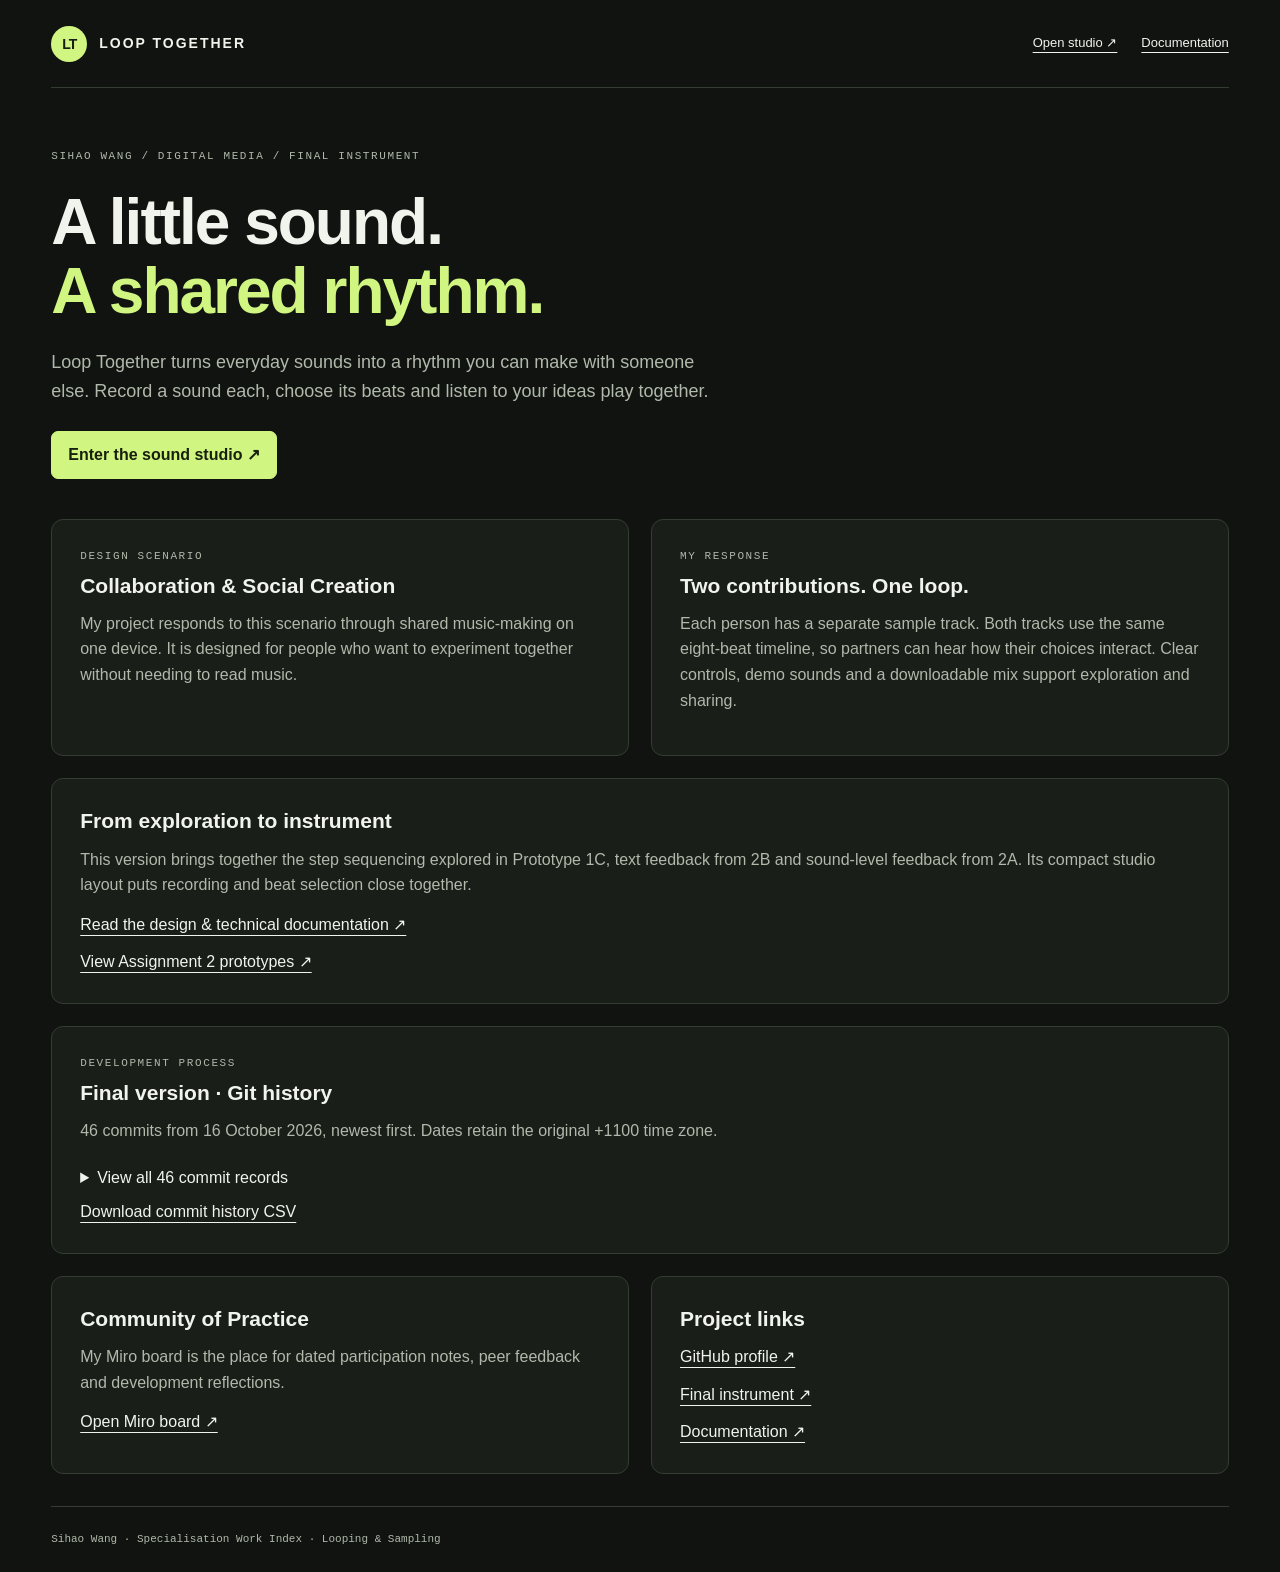
<file: index.html>
<!DOCTYPE html>
<html lang="en">
<head>
  <meta charset="UTF-8">
  <meta name="viewport" content="width=device-width, initial-scale=1">
  <title>Sihao Wang — Loop Together</title>
  <link rel="stylesheet" href="style.css">
  <!-- The commit table is included below, so this page does not need JavaScript. -->
</head>
<body>
  <header class="site-header wrap">
    <a class="brand" href="index.html"><span class="mark">LT</span> LOOP TOGETHER</a>
    <nav aria-label="Main navigation">
      <a href="instrument.html">Open studio ↗</a>
      <a href="documentation.html">Documentation</a>
    </nav>
  </header>

  <main class="wrap project">
    <!-- Introduction -->
    <section class="hero">
      <p class="eyebrow">SIHAO WANG / DIGITAL MEDIA / FINAL INSTRUMENT</p>
      <h1>A little sound.<br><em>A shared rhythm.</em></h1>
      <p>Loop Together turns everyday sounds into a rhythm you can make with someone else. Record a sound each, choose its beats and listen to your ideas play together.</p>
      <a class="button" href="instrument.html">Enter the sound studio ↗</a>
    </section>

    <!-- Design scenario and response -->
    <section class="info-grid">
      <article class="paper">
        <p class="eyebrow">DESIGN SCENARIO</p>
        <h2>Collaboration &amp; Social Creation</h2>
        <p>My project responds to this scenario through shared music-making on one device. It is designed for people who want to experiment together without needing to read music.</p>
      </article>
      <article class="paper">
        <p class="eyebrow">MY RESPONSE</p>
        <h2>Two contributions. One loop.</h2>
        <p>Each person has a separate sample track. Both tracks use the same eight-beat timeline, so partners can hear how their choices interact. Clear controls, demo sounds and a downloadable mix support exploration and sharing.</p>
      </article>
    </section>

    <section class="paper block">
      <h2>From exploration to instrument</h2>
      <p>This version brings together the step sequencing explored in Prototype 1C, text feedback from 2B and sound-level feedback from 2A. Its compact studio layout puts recording and beat selection close together.</p>
      <div class="links">
        <a href="documentation.html">Read the design &amp; technical documentation ↗</a>
        <a href="https://bennywangsihao.github.io/assignment2.html">View Assignment 2 prototypes ↗</a>
      </div>
    </section>

    <!-- Keep the original commit messages and dates in this expandable table. -->
    <section class="paper block" aria-labelledby="history-title">
      <p class="eyebrow">DEVELOPMENT PROCESS</p>
      <h2 id="history-title">Final version · Git history</h2>
      <p id="history-status">46 commits from 16 October 2026, newest first. Dates retain the original +1100 time zone.</p>
      <details>
        <summary>View all 46 commit records</summary>
        <div class="table-wrap" tabindex="0" role="region" aria-label="Git commit records">
          <table id="history-table">
            <caption>Final instrument development history. Empty body cells mean no additional message was included.</caption>
            <thead>
              <tr>
                <th scope="col">Author</th>
                <th scope="col">Author date</th>
                <th scope="col">Subject</th>
                <th scope="col">Body</th>
              </tr>
            </thead>
            <tbody>
              <tr>
                <td>BennyWangsihao</td>
                <td>Fri Oct 16 21:19:59 2026 +1100</td>
                <td>generate the document from word into a web with the help of chat GPT and add css of the document with the help of AI</td>
                <td></td>
              </tr>
              <tr>
                <td>BennyWangsihao</td>
                <td>Fri Oct 16 21:06:20 2026 +1100</td>
                <td>adujust the text</td>
                <td></td>
              </tr>
              <tr>
                <td>BennyWangsihao</td>
                <td>Fri Oct 16 20:35:54 2026 +1100</td>
                <td>steps button</td>
                <td></td>
              </tr>
              <tr>
                <td>BennyWangsihao</td>
                <td>Fri Oct 16 20:34:47 2026 +1100</td>
                <td>Beat buttons</td>
                <td></td>
              </tr>
              <tr>
                <td>BennyWangsihao</td>
                <td>Fri Oct 16 20:34:22 2026 +1100</td>
                <td>Record button turns orange while recording</td>
                <td></td>
              </tr>
              <tr>
                <td>BennyWangsihao</td>
                <td>Fri Oct 16 20:30:31 2026 +1100</td>
                <td>wave box css</td>
                <td></td>
              </tr>
              <tr>
                <td>BennyWangsihao</td>
                <td>Fri Oct 16 20:13:49 2026 +1100</td>
                <td>screen range</td>
                <td></td>
              </tr>
              <tr>
                <td>BennyWangsihao</td>
                <td>Fri Oct 16 20:12:13 2026 +1100</td>
                <td>The A / B badge</td>
                <td></td>
              </tr>
              <tr>
                <td>BennyWangsihao</td>
                <td>Fri Oct 16 19:45:21 2026 +1100</td>
                <td>transport bar</td>
                <td></td>
              </tr>
              <tr>
                <td>BennyWangsihao</td>
                <td>Fri Oct 16 19:30:44 2026 +1100</td>
                <td>instrument css</td>
                <td></td>
              </tr>
              <tr>
                <td>BennyWangsihao</td>
                <td>Fri Oct 16 19:29:55 2026 +1100</td>
                <td>h1h2h3</td>
                <td></td>
              </tr>
              <tr>
                <td>BennyWangsihao</td>
                <td>Fri Oct 16 19:20:13 2026 +1100</td>
                <td>fix the problem with AI</td>
                <td></td>
              </tr>
              <tr>
                <td>BennyWangsihao</td>
                <td>Fri Oct 16 19:00:46 2026 +1100</td>
                <td>waveform</td>
                <td></td>
              </tr>
              <tr>
                <td>BennyWangsihao</td>
                <td>Fri Oct 16 19:00:14 2026 +1100</td>
                <td>wax export</td>
                <td></td>
              </tr>
              <tr>
                <td>BennyWangsihao</td>
                <td>Fri Oct 16 18:50:24 2026 +1100</td>
                <td>Show how loud the microphone is while recording and check</td>
                <td></td>
              </tr>
              <tr>
                <td>BennyWangsihao</td>
                <td>Fri Oct 16 18:44:47 2026 +1100</td>
                <td>copy from at 2</td>
                <td></td>
              </tr>
              <tr>
                <td>BennyWangsihao</td>
                <td>Fri Oct 16 18:32:05 2026 +1100</td>
                <td>fix the problem</td>
                <td></td>
              </tr>
              <tr>
                <td>BennyWangsihao</td>
                <td>Fri Oct 16 18:28:15 2026 +1100</td>
                <td>write the button</td>
                <td></td>
              </tr>
              <tr>
                <td>BennyWangsihao</td>
                <td>Fri Oct 16 18:27:32 2026 +1100</td>
                <td>make a sub title</td>
                <td></td>
              </tr>
              <tr>
                <td>BennyWangsihao</td>
                <td>Fri Oct 16 18:27:01 2026 +1100</td>
                <td>write the link</td>
                <td></td>
              </tr>
              <tr>
                <td>BennyWangsihao</td>
                <td>Fri Oct 16 18:26:34 2026 +1100</td>
                <td>remove the instruction in to index</td>
                <td></td>
              </tr>
              <tr>
                <td>BennyWangsihao</td>
                <td>Fri Oct 16 17:10:39 2026 +1100</td>
                <td>copy from at 2</td>
                <td></td>
              </tr>
              <tr>
                <td>BennyWangsihao</td>
                <td>Fri Oct 16 17:01:02 2026 +1100</td>
                <td>the loop design</td>
                <td></td>
              </tr>
              <tr>
                <td>BennyWangsihao</td>
                <td>Fri Oct 16 16:57:51 2026 +1100</td>
                <td>record js design with help of AI</td>
                <td></td>
              </tr>
              <tr>
                <td>BennyWangsihao</td>
                <td>Fri Oct 16 15:01:22 2026 +1100</td>
                <td>make the record system1</td>
                <td></td>
              </tr>
              <tr>
                <td>BennyWangsihao</td>
                <td>Fri Oct 16 03:46:42 2026 +1100</td>
                <td>part 2 js first draft</td>
                <td></td>
              </tr>
              <tr>
                <td>BennyWangsihao</td>
                <td>Fri Oct 16 03:40:48 2026 +1100</td>
                <td>/*   Loop Together ΓÇö script.js   Part 1: shows the commit history table (index.html)   Part 2: runs the two-track sampler (instrument.html) */</td>
                <td></td>
              </tr>
              <tr>
                <td>BennyWangsihao</td>
                <td>Fri Oct 16 02:59:30 2026 +1100</td>
                <td>logo</td>
                <td></td>
              </tr>
              <tr>
                <td>BennyWangsihao</td>
                <td>Fri Oct 16 02:58:28 2026 +1100</td>
                <td>header</td>
                <td></td>
              </tr>
              <tr>
                <td>BennyWangsihao</td>
                <td>Fri Oct 16 02:58:05 2026 +1100</td>
                <td>Clear outline for keyboard users</td>
                <td></td>
              </tr>
              <tr>
                <td>BennyWangsihao</td>
                <td>Fri Oct 16 02:57:37 2026 +1100</td>
                <td>the other button</td>
                <td></td>
              </tr>
              <tr>
                <td>BennyWangsihao</td>
                <td>Fri Oct 16 02:56:57 2026 +1100</td>
                <td>button colour and style</td>
                <td></td>
              </tr>
              <tr>
                <td>BennyWangsihao</td>
                <td>Fri Oct 16 02:56:18 2026 +1100</td>
                <td>body</td>
                <td></td>
              </tr>
              <tr>
                <td>BennyWangsihao</td>
                <td>Fri Oct 16 02:55:54 2026 +1100</td>
                <td>root and introduction</td>
                <td></td>
              </tr>
              <tr>
                <td>BennyWangsihao</td>
                <td>Fri Oct 16 02:53:40 2026 +1100</td>
                <td>fix some problem</td>
                <td></td>
              </tr>
              <tr>
                <td>BennyWangsihao</td>
                <td>Fri Oct 16 02:47:26 2026 +1100</td>
                <td>write a same track B and change the demo and label</td>
                <td></td>
              </tr>
              <tr>
                <td>BennyWangsihao</td>
                <td>Fri Oct 16 02:44:37 2026 +1100</td>
                <td>write the track A with the help of at 2</td>
                <td></td>
              </tr>
              <tr>
                <td>BennyWangsihao</td>
                <td>Fri Oct 16 02:42:53 2026 +1100</td>
                <td>add a 8beat</td>
                <td></td>
              </tr>
              <tr>
                <td>BennyWangsihao</td>
                <td>Fri Oct 16 02:05:41 2026 +1100</td>
                <td>add a download button</td>
                <td></td>
              </tr>
              <tr>
                <td>BennyWangsihao</td>
                <td>Fri Oct 16 02:05:03 2026 +1100</td>
                <td>add a tempo button</td>
                <td></td>
              </tr>
              <tr>
                <td>BennyWangsihao</td>
                <td>Fri Oct 16 02:03:53 2026 +1100</td>
                <td>add play and stop button</td>
                <td></td>
              </tr>
              <tr>
                <td>BennyWangsihao</td>
                <td>Fri Oct 16 02:02:28 2026 +1100</td>
                <td>add a subtitle</td>
                <td></td>
              </tr>
              <tr>
                <td>BennyWangsihao</td>
                <td>Fri Oct 16 02:01:37 2026 +1100</td>
                <td>write the head</td>
                <td></td>
              </tr>
              <tr>
                <td>BennyWangsihao</td>
                <td>Fri Oct 16 01:33:25 2026 +1100</td>
                <td>head</td>
                <td></td>
              </tr>
              <tr>
                <td>BennyWangsihao</td>
                <td>Fri Oct 16 01:32:29 2026 +1100</td>
                <td>create the first web</td>
                <td></td>
              </tr>
              <tr>
                <td>BennyWangsihao</td>
                <td>Fri Oct 16 01:30:49 2026 +1100</td>
                <td>Initial commit</td>
                <td></td>
              </tr>
            </tbody>
          </table>
        </div>
      </details>
      <a id="history-download" href="commit_history.csv" download>Download commit history CSV</a>
    </section>

    <!-- Links -->
    <section class="info-grid">
      <article class="paper">
        <h2>Community of Practice</h2>
        <p>My Miro board is the place for dated participation notes, peer feedback and development reflections.</p>
        <a href="https://au.miro.com/app/board/u3jVOf9mYWQ=/?share_link_id=469898230549" target="_blank" rel="noopener noreferrer">Open Miro board ↗</a>
      </article>
      <article class="paper">
        <h2>Project links</h2>
        <div class="links">
          <a href="https://github.com/BennyWangsihao" target="_blank" rel="noopener noreferrer">GitHub profile ↗</a>
          <a href="instrument.html">Final instrument ↗</a>
          <a href="documentation.html">Documentation ↗</a>
        </div>
      </article>
    </section>
  </main>

  <footer class="wrap">Sihao Wang · Specialisation Work Index · Looping &amp; Sampling</footer>
</body>
</html>
</file>
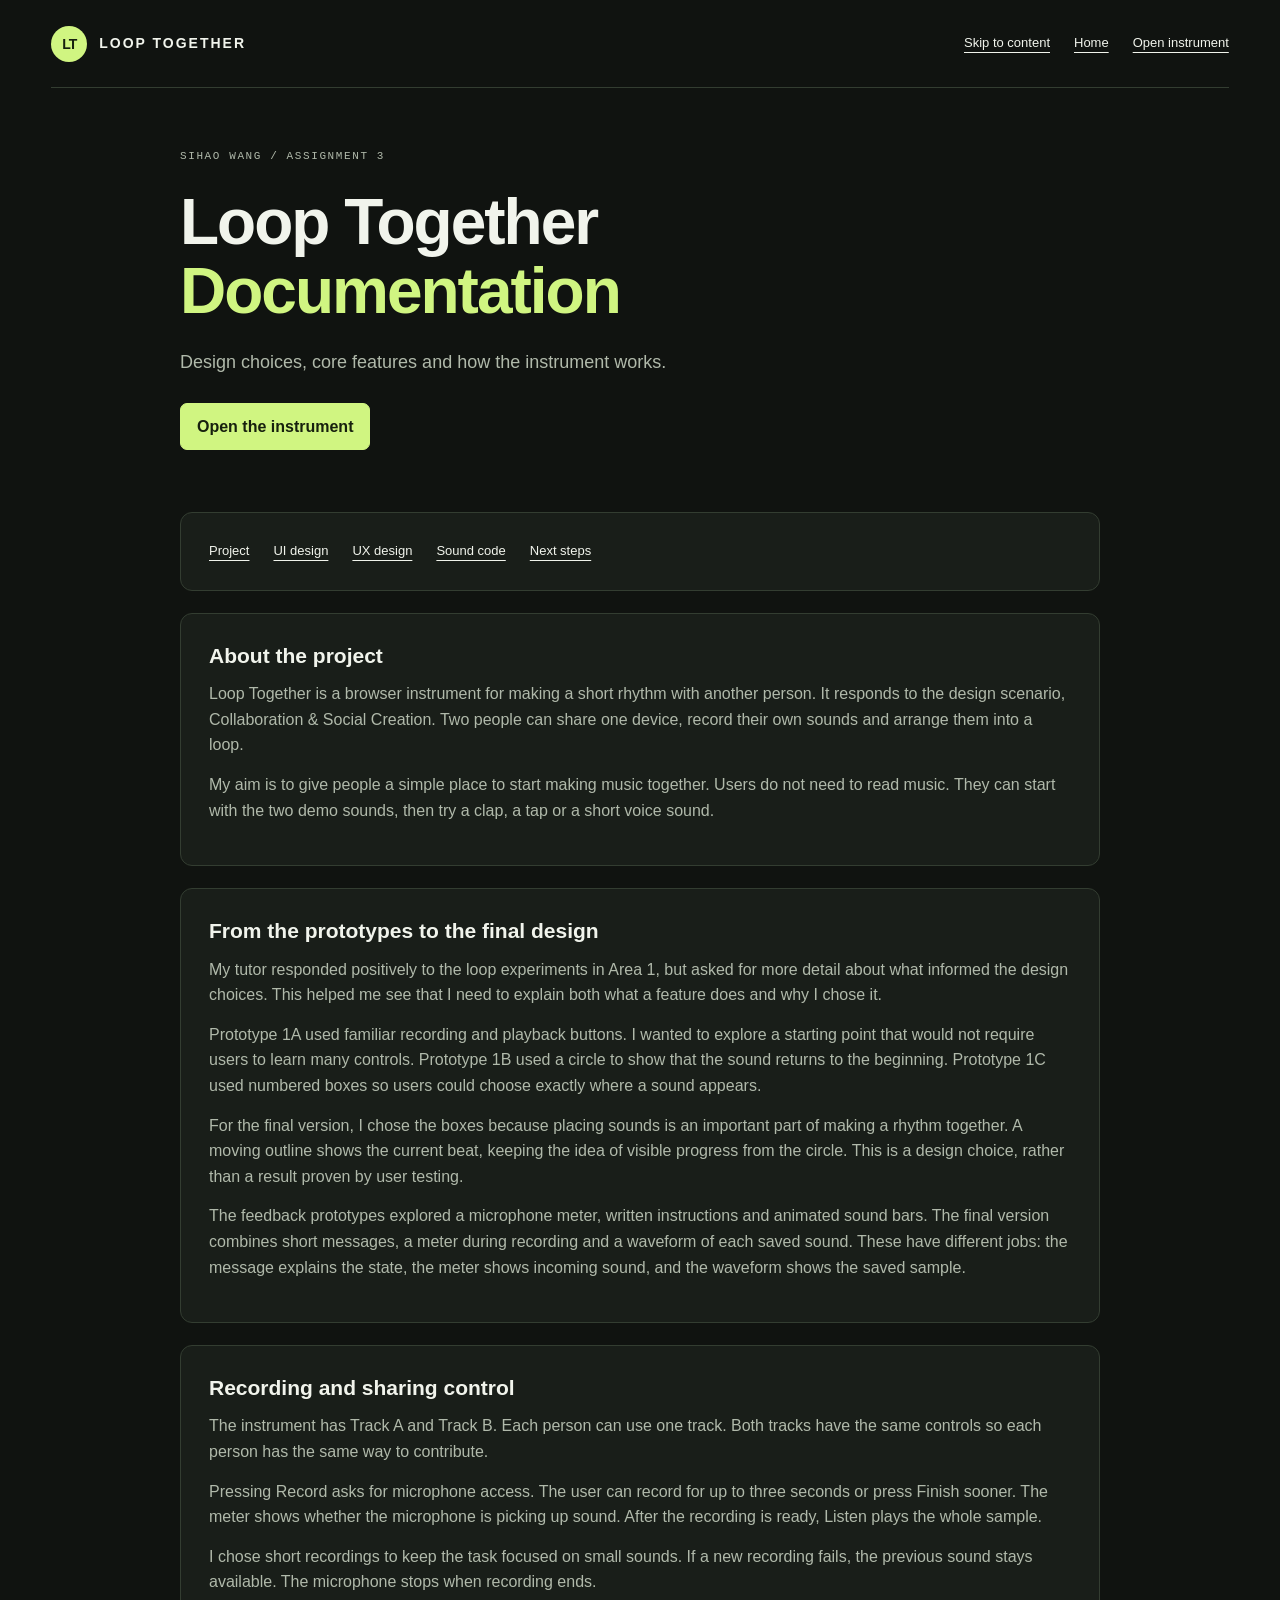
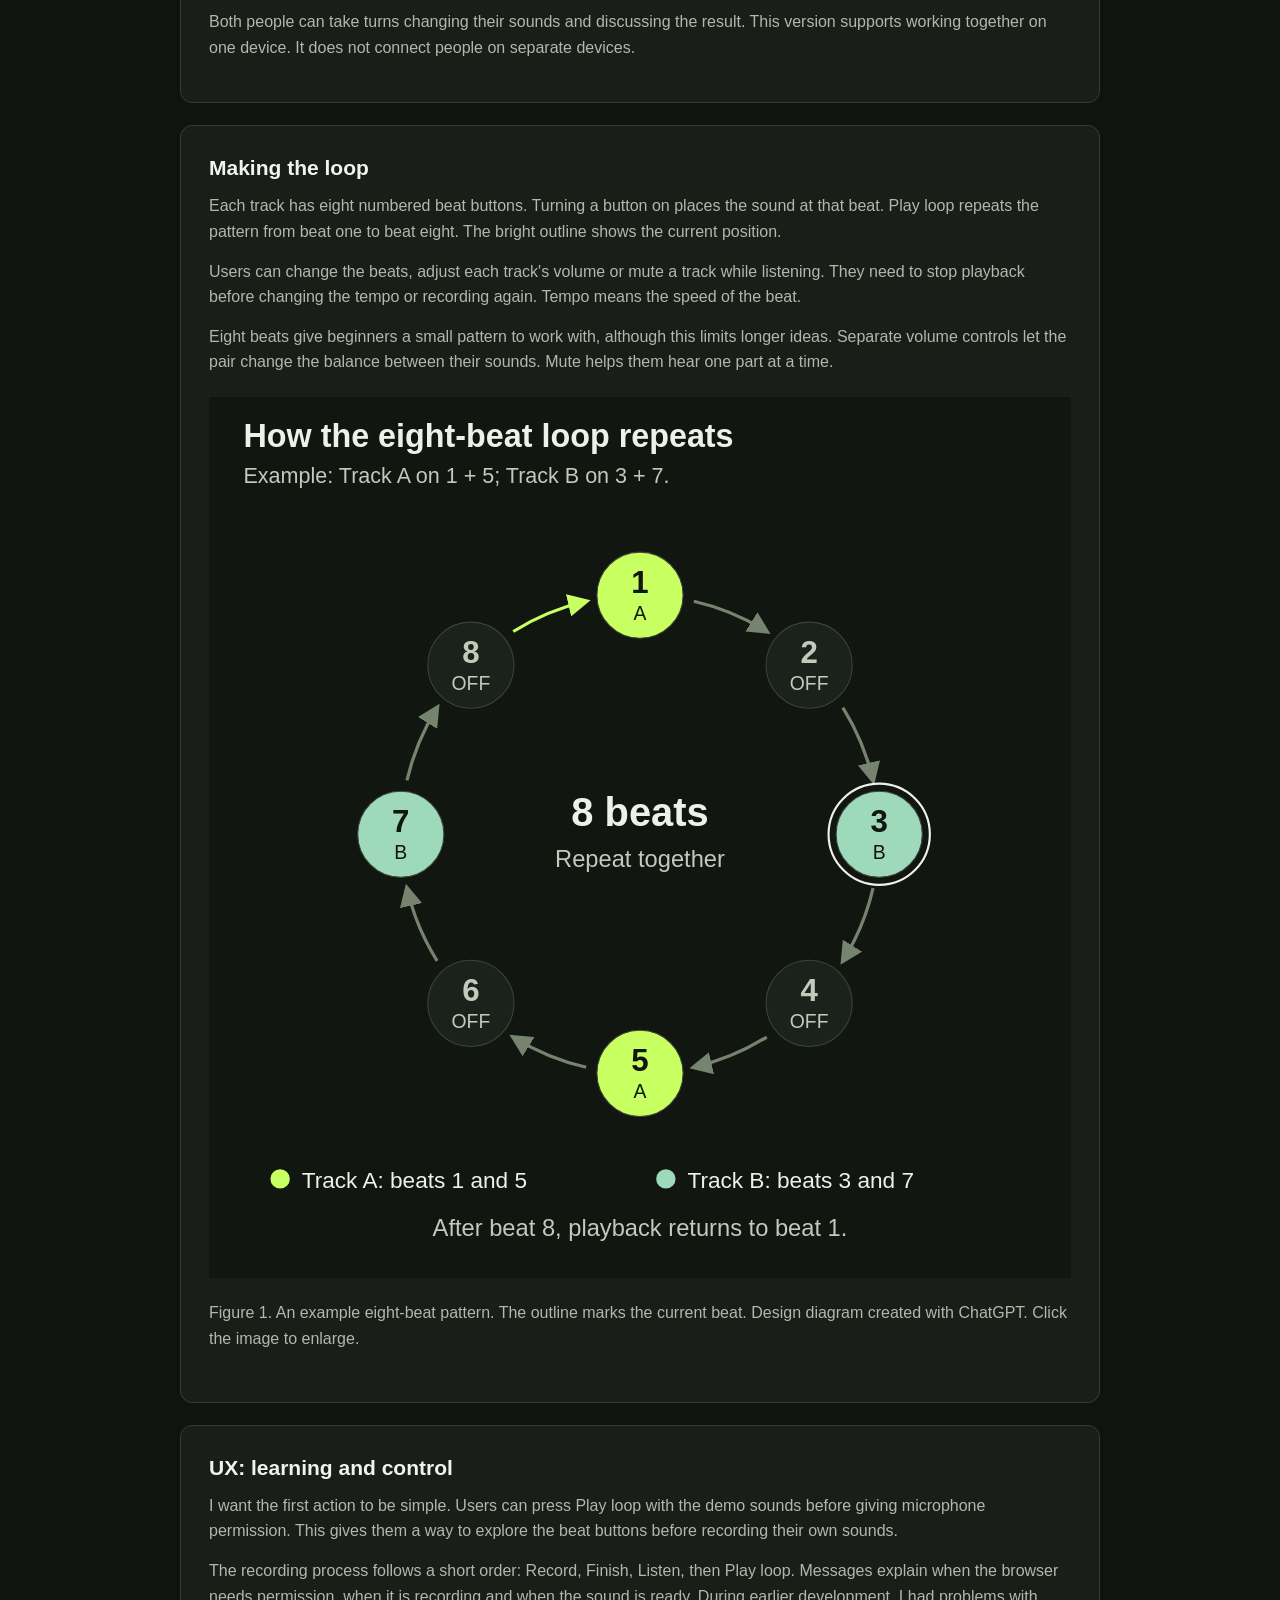
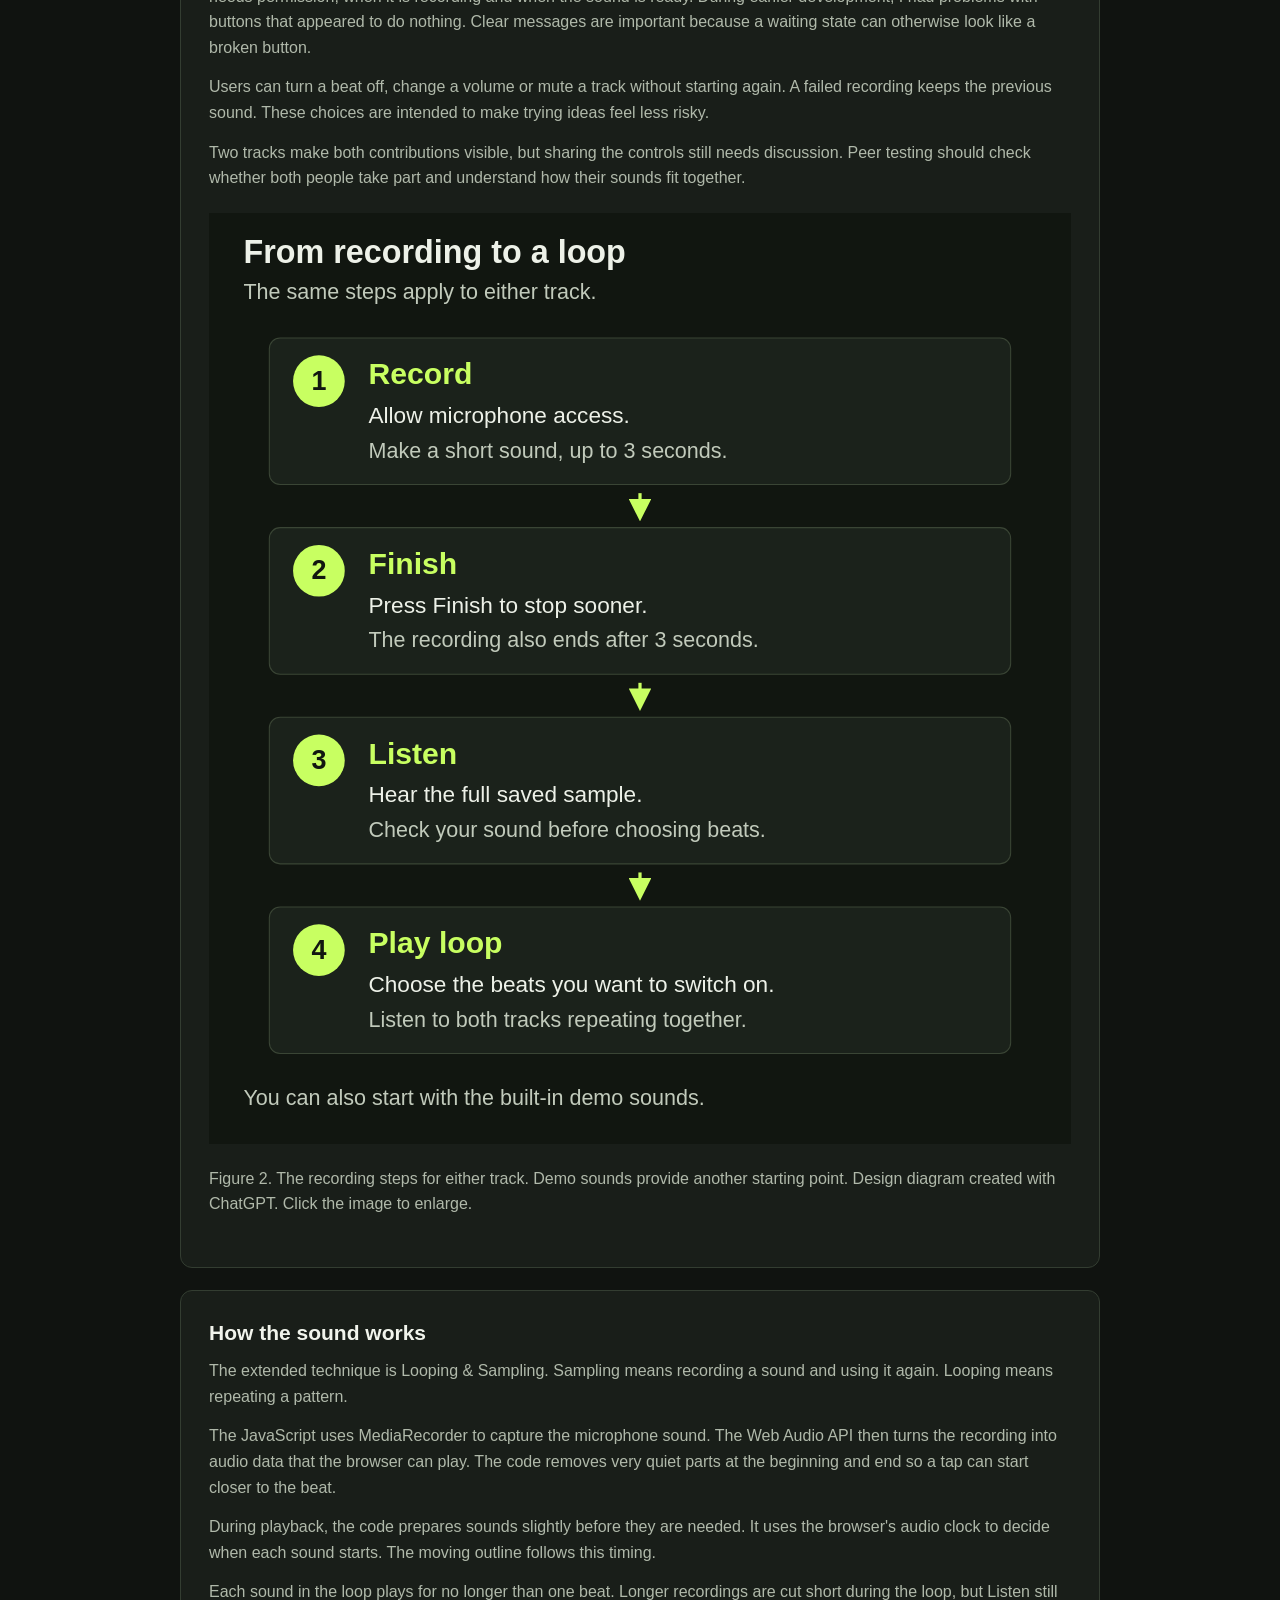
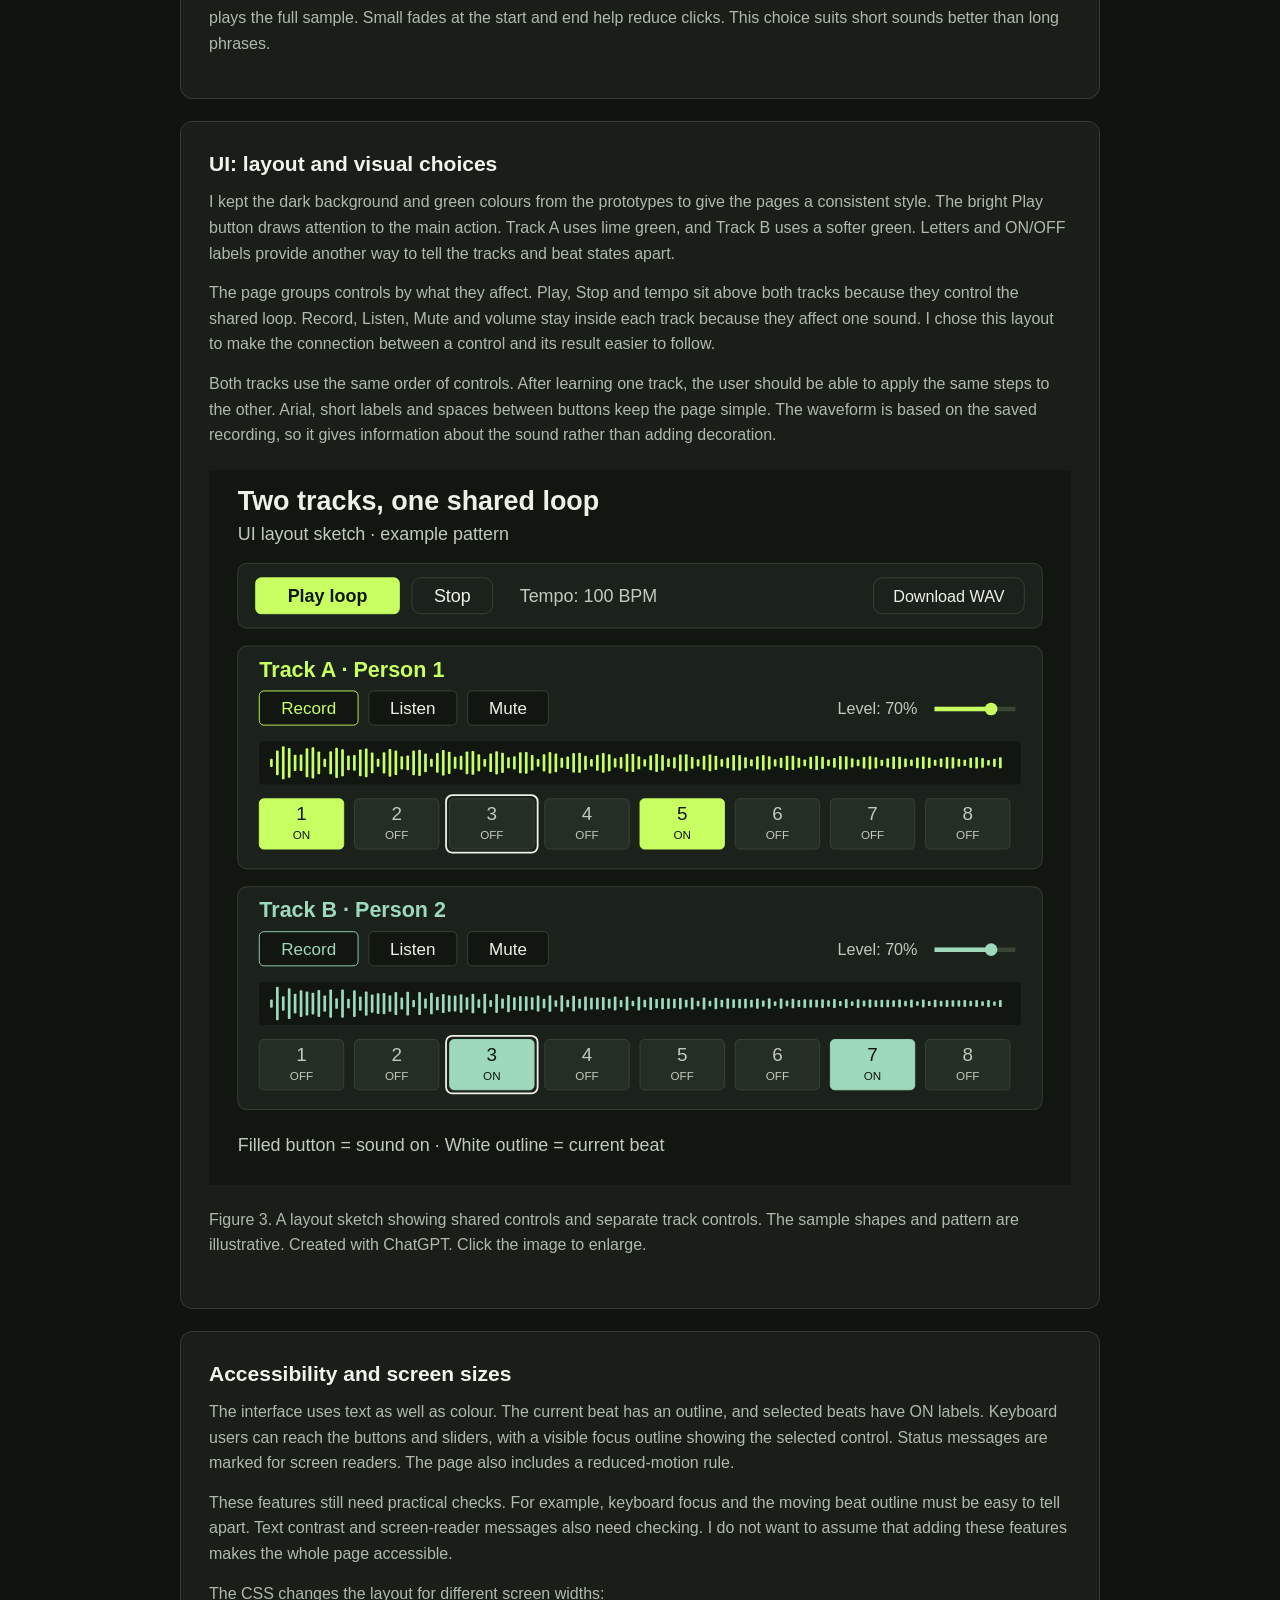
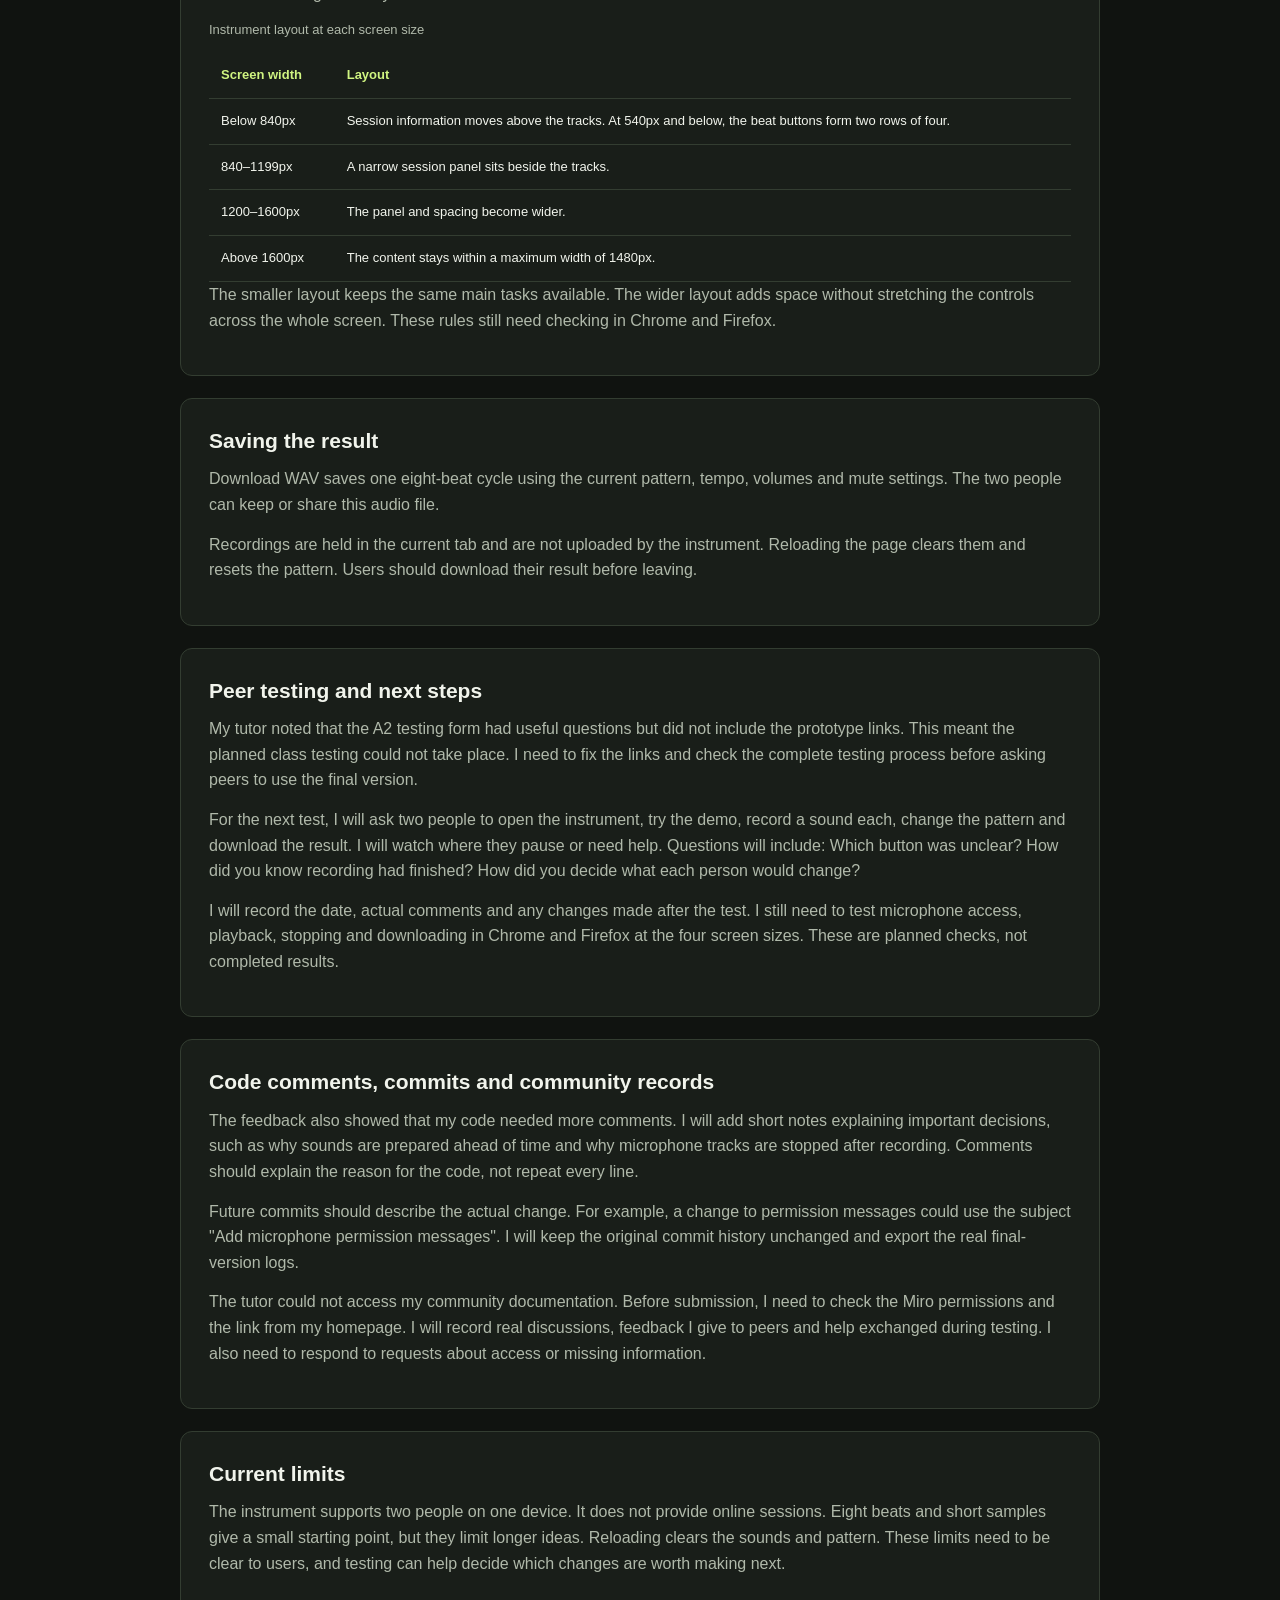
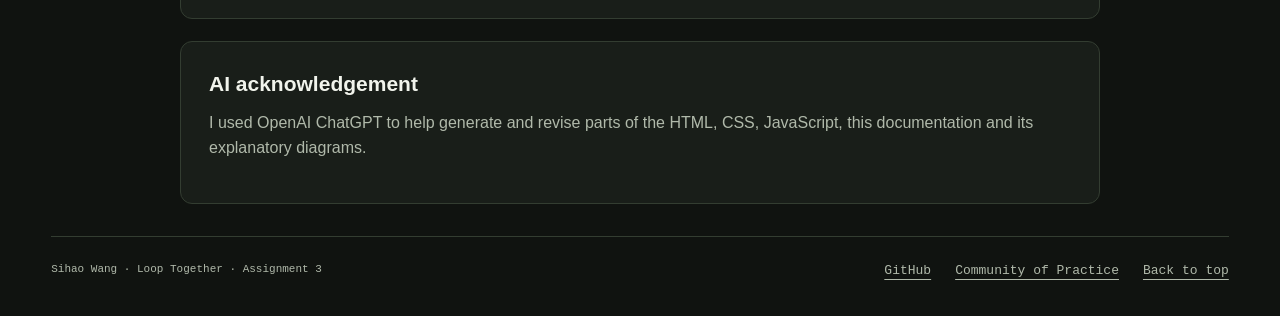
<file: documentation.html>
<!DOCTYPE html>
<html lang="en">
<head>
  <meta charset="UTF-8">
  <meta name="viewport" content="width=device-width, initial-scale=1">
  <title>Loop Together — Design and Technical Documentation</title>
  <!-- Use the existing shared stylesheet. -->
  <link rel="stylesheet" href="style.css">
</head>
<body>
  <header class="site-header wrap" id="top">
    <a class="brand" href="index.html">
      <span class="mark" aria-hidden="true">LT</span>
      <span>LOOP TOGETHER</span>
    </a>
    <!-- These pages should be in the same project folder. -->
    <nav aria-label="Main navigation">
      <a href="#content">Skip to content</a>
      <a href="index.html">Home</a>
      <a href="instrument.html">Open instrument</a>
    </nav>
  </header>

  <main class="wrap documentation" id="content">
    <div class="hero">
      <p class="eyebrow">SIHAO WANG / ASSIGNMENT 3</p>
      <h1>Loop Together<br><em>Documentation</em></h1>
      <p>Design choices, core features and how the instrument works.</p>
      <a class="button" href="instrument.html">Open the instrument</a>
    </div>
    <!-- Section links work without JavaScript. -->
    <nav class="paper block" aria-label="On this page">
      <a href="#about-the-project">Project</a>
      <a href="#ui-layout-and-visual-choices">UI design</a>
      <a href="#ux-learning-and-control">UX design</a>
      <a href="#how-the-sound-works">Sound code</a>
      <a href="#peer-testing-and-next-steps">Next steps</a>
    </nav>

    <!-- Explain the project before describing the controls. -->
    <section class="paper block" id="about-the-project">
      <h2>About the project</h2>
      <p>
        Loop Together is a browser instrument for making a short rhythm with another
        person. It responds to the design scenario, Collaboration &amp; Social Creation.
        Two people can share one device, record their own sounds and arrange them into a
        loop.
      </p>
      <p>
        My aim is to give people a simple place to start making music together. Users do
        not need to read music. They can start with the two demo sounds, then try a
        clap, a tap or a short voice sound.
      </p>
    </section>

    <section class="paper block" id="from-the-prototypes-to-the-final-design">
      <h2>From the prototypes to the final design</h2>
      <p>
        My tutor responded positively to the loop experiments in Area 1, but asked for
        more detail about what informed the design choices. This helped me see that I
        need to explain both what a feature does and why I chose it.
      </p>
      <p>
        Prototype 1A used familiar recording and playback buttons. I wanted to explore a
        starting point that would not require users to learn many controls. Prototype 1B
        used a circle to show that the sound returns to the beginning. Prototype 1C used
        numbered boxes so users could choose exactly where a sound appears.
      </p>
      <p>
        For the final version, I chose the boxes because placing sounds is an important
        part of making a rhythm together. A moving outline shows the current beat,
        keeping the idea of visible progress from the circle. This is a design choice,
        rather than a result proven by user testing.
      </p>
      <p>
        The feedback prototypes explored a microphone meter, written instructions and
        animated sound bars. The final version combines short messages, a meter during
        recording and a waveform of each saved sound. These have different jobs: the
        message explains the state, the meter shows incoming sound, and the waveform
        shows the saved sample.
      </p>
    </section>

    <section class="paper block" id="recording-and-sharing-control">
      <h2>Recording and sharing control</h2>
      <p>
        The instrument has Track A and Track B. Each person can use one track. Both
        tracks have the same controls so each person has the same way to contribute.
      </p>
      <p>
        Pressing Record asks for microphone access. The user can record for up to three
        seconds or press Finish sooner. The meter shows whether the microphone is
        picking up sound. After the recording is ready, Listen plays the whole sample.
      </p>
      <p>
        I chose short recordings to keep the task focused on small sounds. If a new
        recording fails, the previous sound stays available. The microphone stops when
        recording ends.
      </p>
      <p>
        Both people can take turns changing their sounds and discussing the result. This
        version supports working together on one device. It does not connect people on
        separate devices.
      </p>
    </section>

    <section class="paper block" id="making-the-loop">
      <h2>Making the loop</h2>
      <p>
        Each track has eight numbered beat buttons. Turning a button on places the sound
        at that beat. Play loop repeats the pattern from beat one to beat eight. The
        bright outline shows the current position.
      </p>
      <p>
        Users can change the beats, adjust each track&#x27;s volume or mute a track
        while listening. They need to stop playback before changing the tempo or
        recording again. Tempo means the speed of the beat.
      </p>
      <p>
        Eight beats give beginners a small pattern to work with, although this limits
        longer ideas. Separate volume controls let the pair change the balance between
        their sounds. Mute helps them hear one part at a time.
      </p>

      <!-- The inline size keeps this image inside the card on small screens. -->
      <figure class="block">
        <a href="images/loop-pattern.svg" target="_blank" rel="noopener"
           aria-label="Open a larger version of figure 1 in a new tab">
          <img src="images/loop-pattern.svg" width="800" height="818"
               style="display: block; width: 100%; height: auto;"
               alt="Eight-beat example: Track A plays on beats 1 and 5; Track B plays on 3 and 7. The cycle returns to beat 1 after beat 8." loading="lazy" decoding="async">
        </a>
        <figcaption class="block"><p>Figure 1. An example eight-beat pattern. The outline marks the current beat. Design diagram created with ChatGPT. Click the image to enlarge.</p></figcaption>
      </figure>
    </section>

    <!-- Explain the steps a new user follows. -->
    <section class="paper block" id="ux-learning-and-control">
      <h2>UX: learning and control</h2>
      <p>
        I want the first action to be simple. Users can press Play loop with the demo
        sounds before giving microphone permission. This gives them a way to explore the
        beat buttons before recording their own sounds.
      </p>
      <p>
        The recording process follows a short order: Record, Finish, Listen, then Play
        loop. Messages explain when the browser needs permission, when it is recording
        and when the sound is ready. During earlier development, I had problems with
        buttons that appeared to do nothing. Clear messages are important because a
        waiting state can otherwise look like a broken button.
      </p>
      <p>
        Users can turn a beat off, change a volume or mute a track without starting
        again. A failed recording keeps the previous sound. These choices are intended
        to make trying ideas feel less risky.
      </p>
      <p>
        Two tracks make both contributions visible, but sharing the controls still needs
        discussion. Peer testing should check whether both people take part and
        understand how their sounds fit together.
      </p>

      <!-- Keep the picture and its caption together. -->
      <figure class="block">
        <a href="images/recording-flow.svg" target="_blank" rel="noopener"
           aria-label="Open a larger version of figure 2 in a new tab">
          <img src="images/recording-flow.svg" width="800" height="864"
               style="display: block; width: 100%; height: auto;"
               alt="Recording steps: Record and allow the microphone, Finish or wait three seconds, Listen to the saved sound, then choose beats and Play loop." loading="lazy" decoding="async">
        </a>
        <figcaption class="block"><p>Figure 2. The recording steps for either track. Demo sounds provide another starting point. Design diagram created with ChatGPT. Click the image to enlarge.</p></figcaption>
      </figure>
    </section>

    <!-- Use plain language to explain the audio code. -->
    <section class="paper block" id="how-the-sound-works">
      <h2>How the sound works</h2>
      <p>
        The extended technique is Looping &amp; Sampling. Sampling means recording a
        sound and using it again. Looping means repeating a pattern.
      </p>
      <p>
        The JavaScript uses MediaRecorder to capture the microphone sound. The Web Audio
        API then turns the recording into audio data that the browser can play. The code
        removes very quiet parts at the beginning and end so a tap can start closer to
        the beat.
      </p>
      <p>
        During playback, the code prepares sounds slightly before they are needed. It
        uses the browser&#x27;s audio clock to decide when each sound starts. The moving
        outline follows this timing.
      </p>
      <p>
        Each sound in the loop plays for no longer than one beat. Longer recordings are
        cut short during the loop, but Listen still plays the full sample. Small fades
        at the start and end help reduce clicks. This choice suits short sounds better
        than long phrases.
      </p>
    </section>

    <!-- Connect the visual choices to their purpose. -->
    <section class="paper block" id="ui-layout-and-visual-choices">
      <h2>UI: layout and visual choices</h2>
      <p>
        I kept the dark background and green colours from the prototypes to give the
        pages a consistent style. The bright Play button draws attention to the main
        action. Track A uses lime green, and Track B uses a softer green. Letters and
        ON/OFF labels provide another way to tell the tracks and beat states apart.
      </p>
      <p>
        The page groups controls by what they affect. Play, Stop and tempo sit above
        both tracks because they control the shared loop. Record, Listen, Mute and
        volume stay inside each track because they affect one sound. I chose this layout
        to make the connection between a control and its result easier to follow.
      </p>
      <p>
        Both tracks use the same order of controls. After learning one track, the user
        should be able to apply the same steps to the other. Arial, short labels and
        spaces between buttons keep the page simple. The waveform is based on the saved
        recording, so it gives information about the sound rather than adding
        decoration.
      </p>

      <!-- Keep the picture and its caption together. -->
      <figure class="block">
        <a href="images/track-layout.svg" target="_blank" rel="noopener"
           aria-label="Open a larger version of figure 3 in a new tab">
          <img src="images/track-layout.svg" width="960" height="796"
               style="display: block; width: 100%; height: auto;"
               alt="Layout sketch: shared Play, Stop and tempo controls sit above two separate tracks. Each track has Record, Listen, Mute, volume and eight beat buttons." loading="lazy" decoding="async">
        </a>
        <figcaption class="block"><p>Figure 3. A layout sketch showing shared controls and separate track controls. The sample shapes and pattern are illustrative. Created with ChatGPT. Click the image to enlarge.</p></figcaption>
      </figure>
    </section>

    <section class="paper block" id="accessibility-and-screen-sizes">
      <h2>Accessibility and screen sizes</h2>
      <p>
        The interface uses text as well as colour. The current beat has an outline, and
        selected beats have ON labels. Keyboard users can reach the buttons and sliders,
        with a visible focus outline showing the selected control. Status messages are
        marked for screen readers. The page also includes a reduced-motion rule.
      </p>
      <p>
        These features still need practical checks. For example, keyboard focus and the
        moving beat outline must be easy to tell apart. Text contrast and screen-reader
        messages also need checking. I do not want to assume that adding these features
        makes the whole page accessible.
      </p>
      <p>
        The CSS changes the layout for different screen widths:
      </p>
      <!-- The table compares the instrument layout at four widths. -->
      <div class="table-wrap">
        <table>
          <caption>Instrument layout at each screen size</caption>
          <thead>
            <tr>
              <th scope="col">Screen width</th>
              <th scope="col">Layout</th>
            </tr>
          </thead>
          <tbody>
            <tr>
              <td>Below 840px</td>
              <td>Session information moves above the tracks. At 540px and below, the beat buttons form two rows of four.</td>
            </tr>
            <tr>
              <td>840–1199px</td>
              <td>A narrow session panel sits beside the tracks.</td>
            </tr>
            <tr>
              <td>1200–1600px</td>
              <td>The panel and spacing become wider.</td>
            </tr>
            <tr>
              <td>Above 1600px</td>
              <td>The content stays within a maximum width of 1480px.</td>
            </tr>
          </tbody>
        </table>
      </div>
      <p>
        The smaller layout keeps the same main tasks available. The wider layout adds
        space without stretching the controls across the whole screen. These rules still
        need checking in Chrome and Firefox.
      </p>
    </section>

    <section class="paper block" id="saving-the-result">
      <h2>Saving the result</h2>
      <p>
        Download WAV saves one eight-beat cycle using the current pattern, tempo,
        volumes and mute settings. The two people can keep or share this audio file.
      </p>
      <p>
        Recordings are held in the current tab and are not uploaded by the instrument.
        Reloading the page clears them and resets the pattern. Users should download
        their result before leaving.
      </p>
    </section>

    <!-- Keep planned tests separate from completed results. -->
    <section class="paper block" id="peer-testing-and-next-steps">
      <h2>Peer testing and next steps</h2>
      <p>
        My tutor noted that the A2 testing form had useful questions but did not include
        the prototype links. This meant the planned class testing could not take place.
        I need to fix the links and check the complete testing process before asking
        peers to use the final version.
      </p>
      <p>
        For the next test, I will ask two people to open the instrument, try the demo,
        record a sound each, change the pattern and download the result. I will watch
        where they pause or need help. Questions will include: Which button was unclear?
        How did you know recording had finished? How did you decide what each person
        would change?
      </p>
      <p>
        I will record the date, actual comments and any changes made after the test. I
        still need to test microphone access, playback, stopping and downloading in
        Chrome and Firefox at the four screen sizes. These are planned checks, not
        completed results.
      </p>
    </section>

    <section class="paper block" id="code-comments-commits-and-community-records">
      <h2>Code comments, commits and community records</h2>
      <p>
        The feedback also showed that my code needed more comments. I will add short
        notes explaining important decisions, such as why sounds are prepared ahead of
        time and why microphone tracks are stopped after recording. Comments should
        explain the reason for the code, not repeat every line.
      </p>
      <p>
        Future commits should describe the actual change. For example, a change to
        permission messages could use the subject &quot;Add microphone permission
        messages&quot;. I will keep the original commit history unchanged and export the
        real final-version logs.
      </p>
      <p>
        The tutor could not access my community documentation. Before submission, I need
        to check the Miro permissions and the link from my homepage. I will record real
        discussions, feedback I give to peers and help exchanged during testing. I also
        need to respond to requests about access or missing information.
      </p>
    </section>

    <section class="paper block" id="current-limits">
      <h2>Current limits</h2>
      <p>
        The instrument supports two people on one device. It does not provide online
        sessions. Eight beats and short samples give a small starting point, but they
        limit longer ideas. Reloading clears the sounds and pattern. These limits need
        to be clear to users, and testing can help decide which changes are worth making
        next.
      </p>
    </section>

    <section class="paper block" id="ai-acknowledgement">
      <h2>AI acknowledgement</h2>
      <p>
        I used OpenAI ChatGPT to help generate and revise parts of the HTML, CSS,
        JavaScript, this documentation and its explanatory diagrams.
      </p>
    </section>

  </main>

  <footer class="wrap">
    <p>Sihao Wang · Loop Together · Assignment 3</p>
    <nav aria-label="Project links">
      <a href="https://github.com/BennyWangsihao">GitHub</a>
      <a href="https://au.miro.com/app/board/u3jVOf9mYWQ=/?share_link_id=469898230549">Community of Practice</a>
      <a href="#top">Back to top</a>
    </nav>
  </footer>
</body>
</html>
</file>
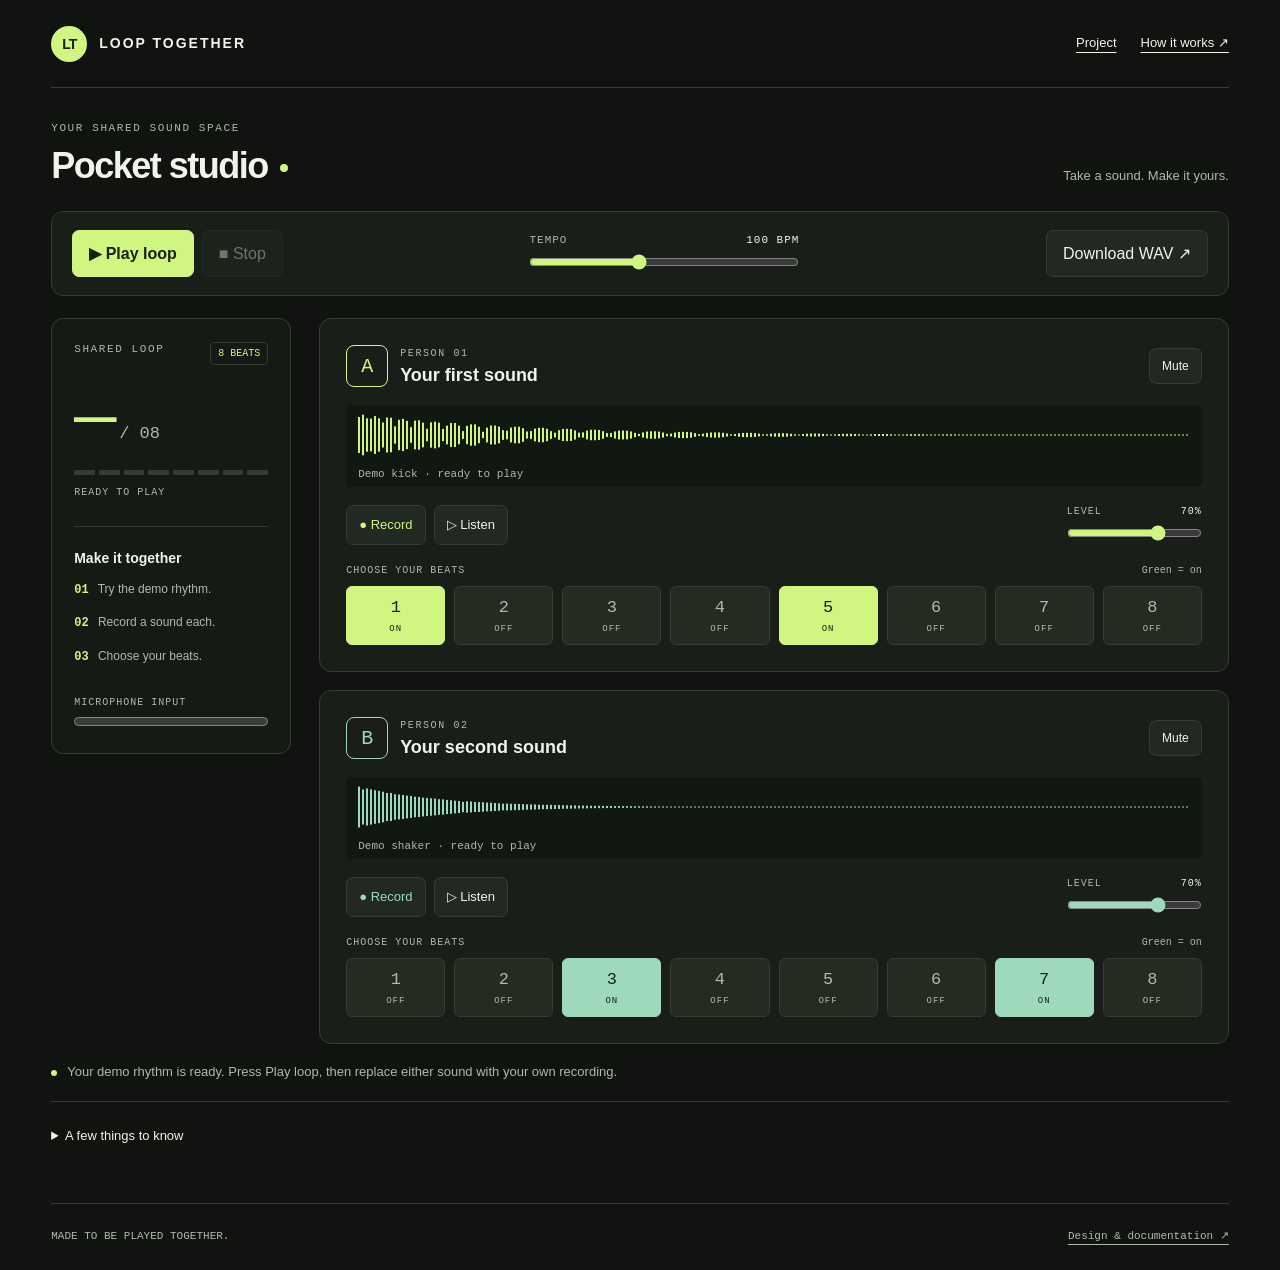
<file: instrument.html>
<!DOCTYPE html>
<html lang="en">
<head>
  <meta charset="UTF-8">
  <meta name="viewport" content="width=device-width, initial-scale=1">
  <title>Loop Together — Pocket Studio</title>
  <link rel="stylesheet" href="style.css">
  <script src="script.js" defer></script>
</head>
<body>
  <header class="site-header wrap">
    <a class="brand" href="index.html"><span class="mark">LT</span> LOOP TOGETHER</a>
    <nav aria-label="Main navigation">
      <a href="index.html">Project</a>
      <a href="documentation.html">How it works ↗</a>
    </nav>
  </header>

  <main id="instrument" class="wrap">
    <div class="studio-heading">
      <div>
        <p class="eyebrow">YOUR SHARED SOUND SPACE</p>
        <h1>Pocket studio<span class="live-dot" aria-hidden="true"></span></h1>
      </div>
      <p>Take a sound. Make it yours.</p>
    </div>

    <!-- Transport: play, stop, tempo and export (shared by both tracks) -->
    <section class="transport" aria-label="Playback controls">
      <div class="transport-buttons">
        <button id="play" class="primary" disabled>▶ Play loop</button>
        <button id="stop" disabled>■ Stop</button>
      </div>
      <label class="tempo-label" for="tempo">
        TEMPO <output id="tempo-value">100 BPM</output>
        <input id="tempo" type="range" min="60" max="160" value="100">
      </label>
      <button id="export" disabled>Download WAV ↗</button>
    </section>

    <div class="workspace">
      <!-- Left panel: beat counter, state, short guide and microphone meter -->
      <aside class="session">
        <div class="session-head"><span class="eyebrow">SHARED LOOP</span><span class="tag">8 BEATS</span></div>
        <div class="beat-display"><strong id="beat">—</strong><span>/ 08</span></div>
        <div id="timeline" class="timeline" aria-hidden="true"></div> <!-- bars added by script.js -->
        <p id="state" class="state">READY TO PLAY</p>
        <div class="session-guide">
          <h2>Make it together</h2>
          <p><b>01</b> Try the demo rhythm.</p>
          <p><b>02</b> Record a sound each.</p>
          <p><b>03</b> Choose your beats.</p>
        </div>
        <label class="meter-label" for="meter">MICROPHONE INPUT</label>
        <meter id="meter" min="0" max="1" value="0">0</meter>
      </aside>

      <!-- The two tracks have the same structure; script.js finds them by the .track class -->
      <section class="track-list" aria-label="Your sound tracks">

        <!-- Track A -->
        <article class="track">
          <div class="track-header">
            <div class="track-identity">
              <span class="track-letter">A</span>
              <div><p class="eyebrow">PERSON 01</p><h2>Your first sound</h2></div>
            </div>
            <button class="mute" aria-label="Mute Track A" aria-pressed="false">Mute</button>
          </div>
          <div class="wave">
            <canvas aria-label="Waveform for Track A"></canvas>
            <p class="sample-name">Demo kick · ready to play</p>
          </div>
          <div class="track-tools">
            <div class="buttons">
              <button class="record">● Record</button>
              <button class="preview">▷ Listen</button>
            </div>
            <label class="level-label">LEVEL <output>70%</output>
              <input class="level" type="range" min="0" max="100" value="70" aria-label="Track A volume">
            </label>
          </div>
          <div class="step-heading"><span>CHOOSE YOUR BEATS</span><span class="step-hint">Green = on</span></div>
          <div class="steps" role="group" aria-label="Track A beats"></div> <!-- 8 beat buttons added by script.js -->
        </article>

        <!-- Track B (track-b switches the colour to mint) -->
        <article class="track track-b">
          <div class="track-header">
            <div class="track-identity">
              <span class="track-letter">B</span>
              <div><p class="eyebrow">PERSON 02</p><h2>Your second sound</h2></div>
            </div>
            <button class="mute" aria-label="Mute Track B" aria-pressed="false">Mute</button>
          </div>
          <div class="wave">
            <canvas aria-label="Waveform for Track B"></canvas>
            <p class="sample-name">Demo shaker · ready to play</p>
          </div>
          <div class="track-tools">
            <div class="buttons">
              <button class="record">● Record</button>
              <button class="preview">▷ Listen</button>
            </div>
            <label class="level-label">LEVEL <output>70%</output>
              <input class="level" type="range" min="0" max="100" value="70" aria-label="Track B volume">
            </label>
          </div>
          <div class="step-heading"><span>CHOOSE YOUR BEATS</span><span class="step-hint">Green = on</span></div>
          <div class="steps" role="group" aria-label="Track B beats"></div>
        </article>

      </section>
    </div>

    <!-- Status messages are read out by screen readers (role="status") -->
    <div class="status-line">
      <span class="status-dot" aria-hidden="true"></span>
      <p id="status" role="status">Loading the studio… If this stays here, check script.js.</p>
    </div>

    <details class="help">
      <summary>A few things to know</summary>
      <p>Recording lasts up to 3 seconds. Press Finish to stop sooner. Listen plays the full sample; each selected beat plays up to one beat of it. Short taps and claps work well.</p>
      <p>Stop playback before recording or changing tempo. You can change beats, mute tracks and adjust levels while playing. Audio stays in this tab and is cleared on reload. Download WAV saves one eight-beat cycle.</p>
    </details>
    <noscript><p>Enable JavaScript to use the studio.</p></noscript>
  </main>

  <footer class="wrap">
    <span>MADE TO BE PLAYED TOGETHER.</span>
    <a href="documentation.html">Design &amp; documentation ↗</a>
  </footer>
</body>
</html>
</file>
<file: style.css>
/*
  Loop Together — style.css
  Shared by all three pages. Sections:
  1. Colours and base styles
  2. Header and text
  3. Instrument: transport bar, session panel, tracks, beat buttons
  4. Project and documentation pages
  5. Responsive layout (four screen ranges) and reduced motion
*/


/* ===== 1. Colours and base styles ===== */

:root {
  color-scheme: dark;
  --bg: #101310;       /* page background */
  --surface: #191e19;  /* panels */
  --raised: #222922;   /* buttons */
  --ink: #f1f4ec;      /* main text */
  --muted: #b0b9aa;    /* secondary text */
  --line: #333d31;     /* borders */
  --green: #d0f581;    /* accent and Track A */
  --mint: #9ed9bc;     /* Track B */
}

* {
  box-sizing: border-box;
}

body {
  margin: 0;
  font: 16px/1.6 Arial, Helvetica, sans-serif;
  background: var(--bg);
  color: var(--ink);
}

a {
  color: inherit;
  text-underline-offset: 5px;
}

button,
input {
  font: inherit;
}

/* Buttons, and links styled as buttons */
button,
.button {
  display: inline-flex;
  align-items: center;
  justify-content: center;
  gap: 9px;
  min-height: 44px; /* comfortable touch target */
  border: 1px solid var(--line);
  border-radius: 7px;
  padding: 10px 16px;
  background: var(--raised);
  color: var(--ink);
  text-decoration: none;
  cursor: pointer;
}

button:hover:not(:disabled),
.button:hover {
  border-color: var(--green);
}

button:disabled {
  opacity: 0.4;
  cursor: not-allowed;
}

button.primary,
.button {
  background: var(--green);
  color: #17200e;
  border-color: var(--green);
  font-weight: bold;
}

/* Clear outline for keyboard users */
:focus-visible {
  outline: 3px solid var(--green);
  outline-offset: 4px;
}

/* Centred page column, max 1480px wide */
.wrap {
  width: 92%;
  max-width: 1480px;
  margin-inline: auto;
}


/* ===== 2. Header and text ===== */

.site-header {
  display: flex;
  justify-content: space-between;
  align-items: center;
  gap: 20px;
  min-height: 88px;
  border-bottom: 1px solid var(--line);
}

.brand {
  display: flex;
  align-items: center;
  gap: 12px;
  font-size: 14px;
  font-weight: bold;
  letter-spacing: 2px;
  text-decoration: none;
}

/* Round "LT" logo */
.mark {
  display: grid;
  place-items: center;
  width: 36px;
  height: 36px;
  background: var(--green);
  color: #17200e;
  border-radius: 50%;
  font: 700 14px Arial, sans-serif;
  letter-spacing: -1px;
}

nav {
  display: flex;
  flex-wrap: wrap;
  gap: 24px;
  font-size: 13px;
}

/* Small monospaced label above headings */
.eyebrow {
  margin: 0 0 6px;
  color: var(--muted);
  font: 11px/1.6 "Courier New", monospace;
  letter-spacing: 1.6px;
}

h1,
h2,
h3,
p {
  margin-top: 0;
}

h2 {
  font-size: 21px;
  line-height: 1.3;
  margin-bottom: 12px;
}

h3 {
  font-size: 17px;
  color: var(--green);
  margin: 25px 0 8px;
}

p {
  margin-bottom: 14px;
}


/* ===== 3. Instrument ===== */

.studio-heading {
  padding: 32px 0 24px;
  display: flex;
  align-items: end;
  justify-content: space-between;
  gap: 20px;
}

.studio-heading h1 {
  font-size: 36px;
  letter-spacing: -1.5px;
  margin: 0;
  line-height: 1.2;
}

.studio-heading > p {
  font-size: 13px;
  color: var(--muted);
  margin: 0;
}

.live-dot {
  display: inline-block;
  width: 8px;
  height: 8px;
  margin: 0 0 6px 12px;
  background: var(--green);
  border-radius: 50%;
}

/* Transport bar: stays at the top of the screen while scrolling */
.transport {
  position: sticky;
  top: 0;
  z-index: 10;
  display: flex;
  flex-wrap: wrap;
  align-items: center;
  gap: 18px;
  padding: 18px 20px;
  background: var(--surface);
  border: 1px solid var(--line);
  border-radius: 12px;
}

.transport-buttons,
.buttons {
  display: flex;
  flex-wrap: wrap;
  gap: 8px;
}

.tempo-label {
  flex: 1;
  min-width: 150px;
  max-width: 270px;
  margin: auto;
  color: var(--muted);
  font: 11px "Courier New", monospace;
  letter-spacing: 1px;
}

/* Slider values (BPM, level %) sit on the right */
output {
  float: right;
  color: var(--ink);
  font-variant-numeric: tabular-nums;
}

/* Sliders use the track colour inside a track, green elsewhere */
input[type="range"] {
  display: block;
  width: 100%;
  accent-color: var(--track-color, var(--green));
  height: 24px;
  margin: 4px 0 0;
  cursor: pointer;
}

/* Session panel on the left, tracks on the right */
.workspace {
  display: grid;
  grid-template-columns: 200px minmax(0, 1fr);
  gap: 20px;
  margin-top: 22px;
}

/* --- Session panel --- */

.session {
  padding: 22px;
  border: 1px solid var(--line);
  border-radius: 12px;
  background: #151a15;
  align-self: start;
}

.session-head {
  display: flex;
  justify-content: space-between;
  align-items: center;
  flex-wrap: wrap;
  gap: 10px;
}

.tag {
  color: var(--green);
  font: 10px "Courier New", monospace;
  border: 1px solid var(--line);
  padding: 5px 7px;
  border-radius: 4px;
}

/* Large beat counter, e.g. "03 / 08" */
.beat-display {
  display: flex;
  align-items: baseline;
  gap: 10px;
  margin: 20px 0 15px;
  font-family: "Courier New", monospace;
}

.beat-display strong {
  font-size: 70px;
  line-height: 1;
  font-weight: 400;
  letter-spacing: -7px;
  color: var(--green);
}

.beat-display span {
  font-size: 17px;
  color: var(--muted);
}

/* Eight small bars; the current beat lights up */
.timeline {
  display: grid;
  grid-template-columns: repeat(8, 1fr);
  gap: 4px;
}

.timeline i {
  height: 5px;
  background: var(--line);
  border-radius: 1px;
}

.timeline i.current {
  background: var(--green);
}

.state {
  font: 10px "Courier New", monospace;
  letter-spacing: 1px;
  color: var(--muted);
  margin: 12px 0 28px;
}

.session-guide {
  padding-top: 22px;
  border-top: 1px solid var(--line);
}

.session-guide h2 {
  font-size: 14px;
}

.session-guide p {
  font-size: 12px;
  color: var(--muted);
  margin: 13px 0;
}

.session-guide b {
  color: var(--green);
  margin-right: 6px;
  font-family: "Courier New", monospace;
}

.meter-label {
  display: block;
  font: 10px "Courier New", monospace;
  letter-spacing: 1px;
  color: var(--muted);
  margin-top: 30px;
}

meter {
  display: block;
  width: 100%;
  height: 18px;
  margin-top: 5px;
  accent-color: var(--green);
}

/* --- Tracks --- */

.track-list {
  display: grid;
  gap: 18px;
}

/* Each track sets its own colour: green for A, mint for B */
.track {
  --track-color: var(--green);
  padding: 22px;
  background: var(--surface);
  border: 1px solid var(--line);
  border-radius: 12px;
  min-width: 0;
}

.track-b {
  --track-color: var(--mint);
}

.track-header,
.track-tools {
  display: flex;
  align-items: center;
  justify-content: space-between;
  gap: 14px;
}

.track-identity {
  display: flex;
  align-items: center;
  gap: 12px;
}

/* The A / B badge */
.track-letter {
  display: grid;
  place-items: center;
  width: 42px;
  height: 42px;
  border: 1px solid var(--track-color);
  border-radius: 8px;
  color: var(--track-color);
  font: 20px "Courier New", monospace;
}

.track-header h2 {
  margin: 0;
  font-size: 18px;
}

.track-header .eyebrow {
  font-size: 10px;
  margin-bottom: 2px;
}

.mute {
  min-height: 36px;
  padding: 5px 12px;
  font-size: 12px;
}

.mute[aria-pressed="true"] {
  background: var(--ink);
  color: var(--bg);
}

/* Waveform box with the sample name underneath */
.wave {
  position: relative;
  margin: 18px 0;
  background: #111711;
  border-radius: 6px;
  padding: 6px 12px 28px;
}

canvas {
  display: block;
  width: 100%;
  height: 48px;
}

.sample-name {
  position: absolute;
  bottom: 5px;
  left: 12px;
  right: 12px;
  overflow-wrap: anywhere;
  margin: 0;
  color: var(--muted);
  font: 11px/1.4 "Courier New", monospace;
}

.track-tools button {
  padding: 7px 12px;
  min-height: 40px;
  font-size: 13px;
}

.record {
  color: var(--track-color);
}

/* Record button turns orange while recording */
.record.recording {
  color: #ffd3a0;
  border-color: #eab278;
}

.level-label {
  width: 135px;
  color: var(--muted);
  font: 10px "Courier New", monospace;
  letter-spacing: 1px;
}

/* --- Beat buttons --- */

.step-heading {
  display: flex;
  justify-content: space-between;
  gap: 10px;
  margin-top: 20px;
  color: var(--muted);
  font: 10px "Courier New", monospace;
  letter-spacing: 1px;
}

.step-hint {
  letter-spacing: 0;
}

.steps {
  display: grid;
  grid-template-columns: repeat(8, minmax(0, 1fr));
  gap: 9px;
  margin-top: 10px;
}

.steps button {
  min-width: 0;
  display: block;
  min-height: 59px;
  padding: 8px 0;
  font: 17px "Courier New", monospace;
  border-radius: 6px;
  background: #242c22;
  color: var(--muted);
}

/* The small ON / OFF label */
.steps button span {
  display: block;
  font-size: 9px;
  margin-top: 7px;
  letter-spacing: 1px;
}

/* Beat switched on: filled with the track colour */
.steps button[aria-pressed="true"] {
  background: var(--track-color);
  color: #182112;
  border-color: var(--track-color);
}

/* Beat that is playing right now */
.steps button.current {
  outline: 3px solid var(--ink);
  outline-offset: 2px;
}

/* Keyboard focus ring, so it differs from the playing outline */
.steps button:focus-visible {
  box-shadow: 0 0 0 6px var(--bg), 0 0 0 9px var(--track-color);
}


/* --- Status message and help --- */

.status-line {
  display: flex;
  align-items: center;
  gap: 10px;
  padding: 18px 0;
}

.status-dot {
  width: 6px;
  height: 6px;
  flex-shrink: 0;
  border-radius: 50%;
  background: var(--green);
}

.status-line p {
  margin: 0;
  color: var(--muted);
  font-size: 13px;
}

.help {
  border-top: 1px solid var(--line);
  padding: 16px 0;
  font-size: 13px;
  color: var(--muted);
}

summary {
  cursor: pointer;
  padding: 8px 0;
  color: var(--ink);
}

.help p {
  max-width: 800px;
  margin-top: 12px;
}

footer {
  display: flex;
  justify-content: space-between;
  flex-wrap: wrap;
  gap: 15px;
  padding: 24px 0;
  margin-top: 32px;
  border-top: 1px solid var(--line);
  color: var(--muted);
  font: 11px/1.6 "Courier New", monospace;
}


/* ===== 4. Project and documentation pages ===== */

.hero {
  padding: 60px 0 40px;
  max-width: 850px;
}

.hero h1 {
  font-size: clamp(38px, 5vw, 68px); /* grows with the screen, within limits */
  line-height: 1.08;
  letter-spacing: -2px;
  margin: 22px 0;
}

.hero em {
  font-style: normal;
  color: var(--green);
}

.hero > p:not(.eyebrow) {
  max-width: 680px;
  color: var(--muted);
  font-size: 18px;
}

.hero .button {
  margin-top: 12px;
}

.info-grid {
  display: grid;
  grid-template-columns: 1fr 1fr;
  gap: 22px;
}

/* Content card */
.paper {
  padding: 28px;
  border: 1px solid var(--line);
  background: var(--surface);
  border-radius: 12px;
}

.paper p,
.paper li {
  color: var(--muted);
}

.block {
  margin: 22px 0;
}

.links {
  display: flex;
  flex-direction: column;
  align-items: start;
  gap: 12px;
}

.documentation {
  max-width: 920px;
}

/* Tables scroll sideways on small screens */
.table-wrap {
  overflow: auto;
}

table {
  border-collapse: collapse;
  width: 100%;
  font-size: 13px;
}

caption {
  text-align: left;
  margin-bottom: 12px;
  color: var(--muted);
}

th,
td {
  padding: 12px;
  border-bottom: 1px solid var(--line);
  text-align: left;
  vertical-align: top;
  white-space: pre-wrap; /* keep line breaks in commit messages */
  overflow-wrap: anywhere;
}

th {
  color: var(--green);
}

#history-table {
  min-width: 650px;
}


/* ===== 5. Responsive layout: four screen ranges ===== */

/* Below 840px: session panel becomes a compact row above the tracks */
@media (max-width: 839px) {
  .site-header {
    flex-wrap: wrap;
    padding: 20px 0;
    gap: 15px;
  }

  .workspace {
    grid-template-columns: 1fr;
  }

  .session {
    display: grid;
    grid-template-columns: 1fr auto;
    gap: 8px 20px;
    padding: 16px 20px;
  }

  .session-head,
  .timeline,
  .state {
    grid-column: 1;
  }

  .beat-display {
    grid-column: 2;
    grid-row: 1 / 4;
    margin: 0;
    align-items: center;
  }

  .beat-display strong {
    font-size: 50px;
    letter-spacing: -4px;
  }

  .state {
    margin: 0;
  }

  .session-guide,
  .studio-heading > p {
    display: none;
  }

  .session .meter-label {
    grid-column: 1;
    margin-top: 8px;
  }

  .session meter {
    grid-column: 1 / -1;
  }

  .info-grid {
    grid-template-columns: 1fr;
  }

  .studio-heading h1 {
    font-size: 30px;
  }
}

/* 840–1199px: narrow session panel beside the tracks */
@media (min-width: 840px) and (max-width: 1199px) {
  .workspace {
    grid-template-columns: 185px minmax(0, 1fr);
    gap: 18px;
  }

  .session {
    padding: 18px;
  }
}

/* 1200–1600px: wider panel and more space */
@media (min-width: 1200px) and (max-width: 1600px) {
  .workspace {
    grid-template-columns: 240px minmax(0, 1fr);
    gap: 28px;
  }

  .track {
    padding: 26px;
  }
}

/* Above 1600px: widest panel; content stays capped at 1480px by .wrap */
@media (min-width: 1601px) {
  .workspace {
    grid-template-columns: 280px minmax(0, 1fr);
    gap: 32px;
  }

  .track {
    padding: 30px;
  }
}

/* Narrow phones (up to 540px): beats in two rows of four */
@media (max-width: 540px) {
  .steps {
    grid-template-columns: repeat(4, minmax(0, 1fr));
  }

  .transport {
    position: static;
    padding: 16px;
    gap: 12px;
  }

  .tempo-label {
    min-width: 140px;
    max-width: none;
  }

  .transport-buttons {
    width: 100%;
  }

  .transport-buttons button {
    flex: 1;
  }

  #export {
    font-size: 12px;
    padding: 10px;
  }

  .track {
    padding: 18px;
  }

  .track-tools {
    flex-wrap: wrap;
  }

  .level-label {
    width: 100%;
  }

  .track-header h2 {
    font-size: 16px;
  }

  .step-hint {
    display: none;
  }

  .paper {
    padding: 22px;
  }
}

/* Respect the "reduce motion" system setting */
@media (prefers-reduced-motion: reduce) {
  *,
  *::before,
  *::after {
    scroll-behavior: auto !important;
    animation: none !important;
    transition: none !important;
  }
}
</file>
